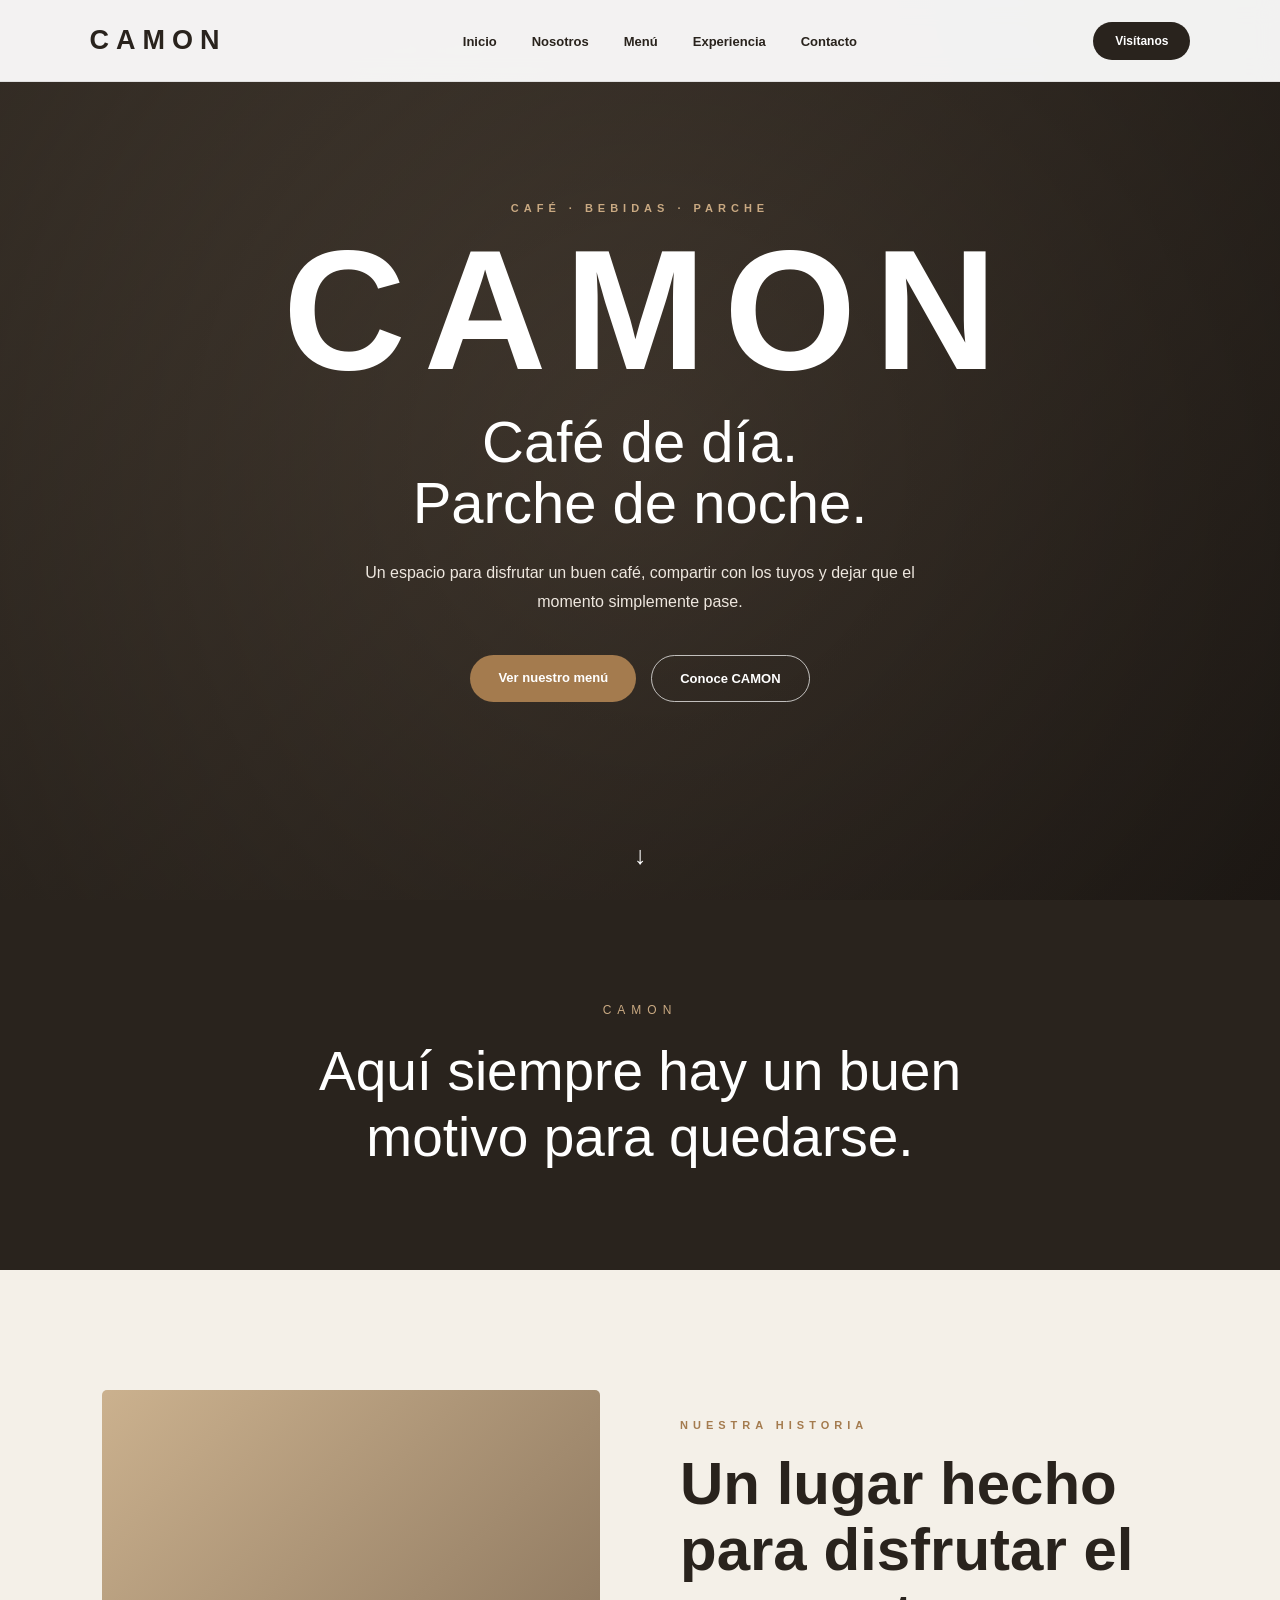
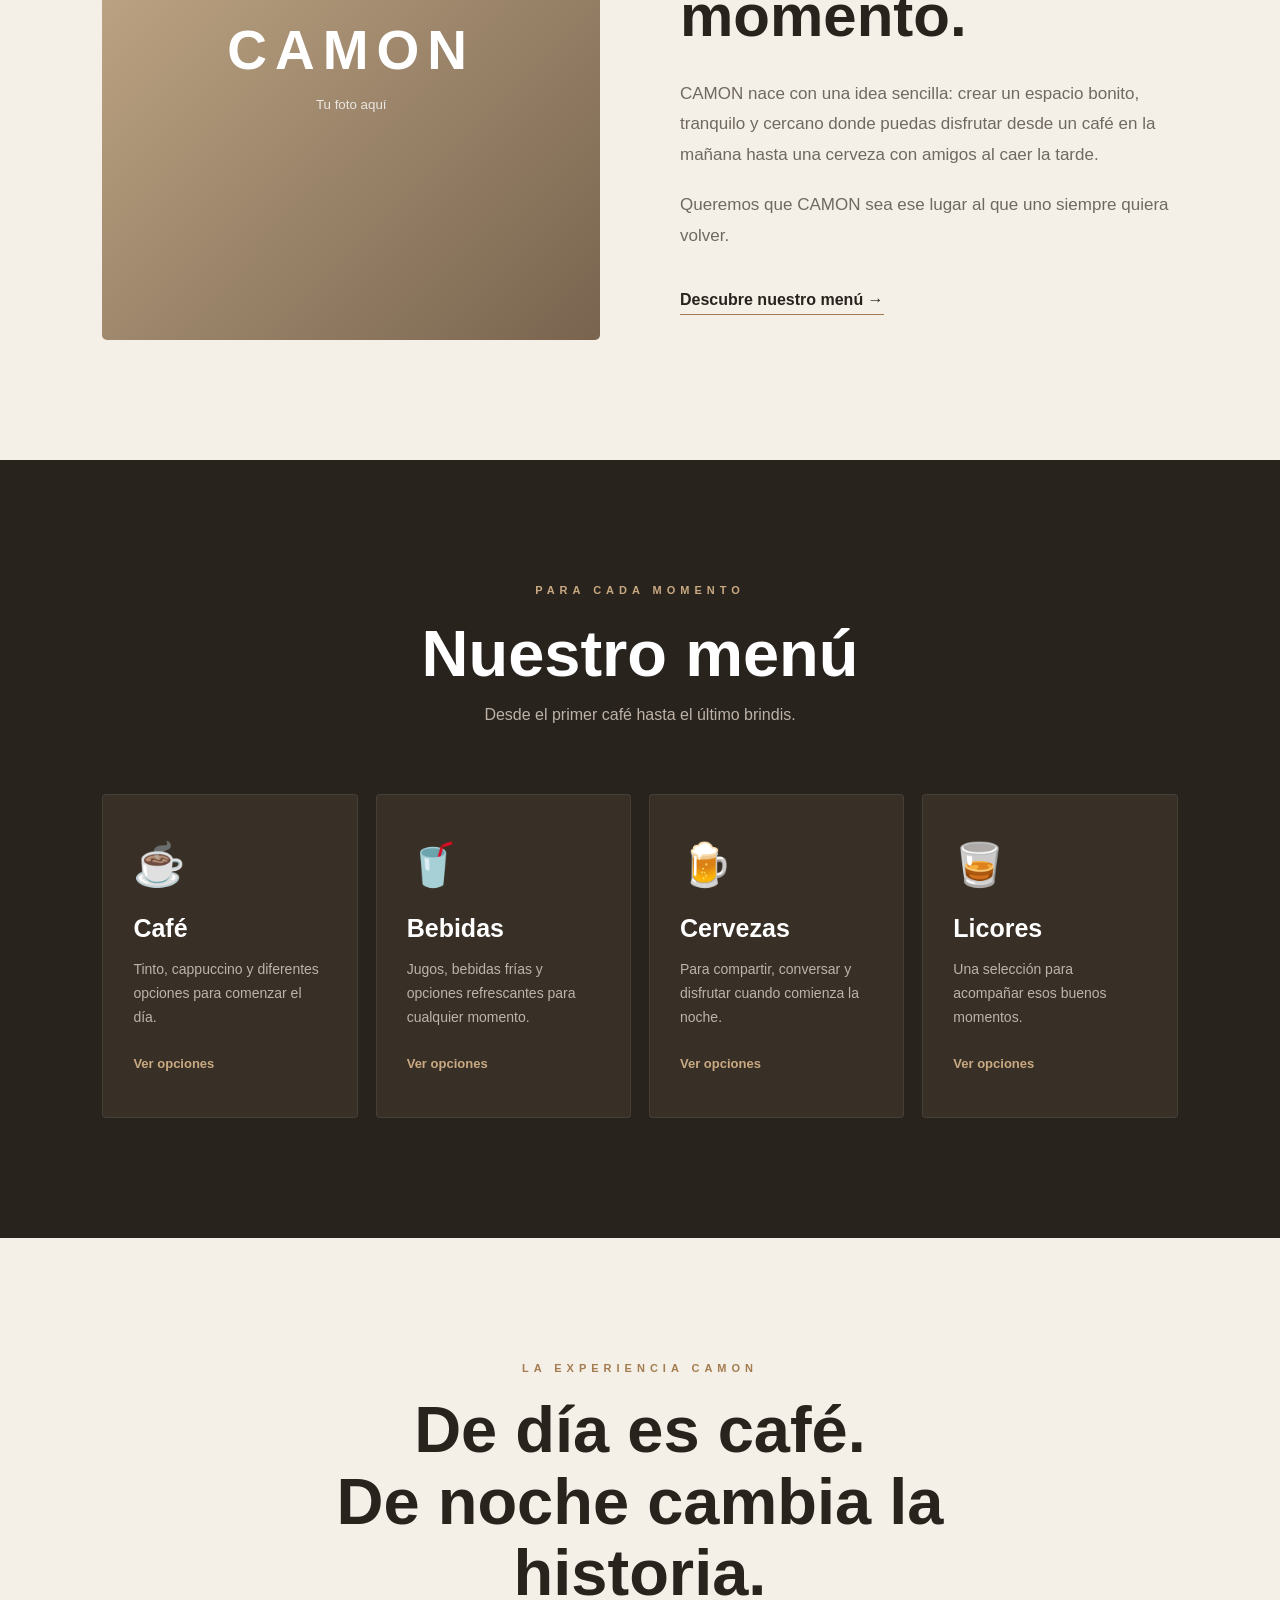
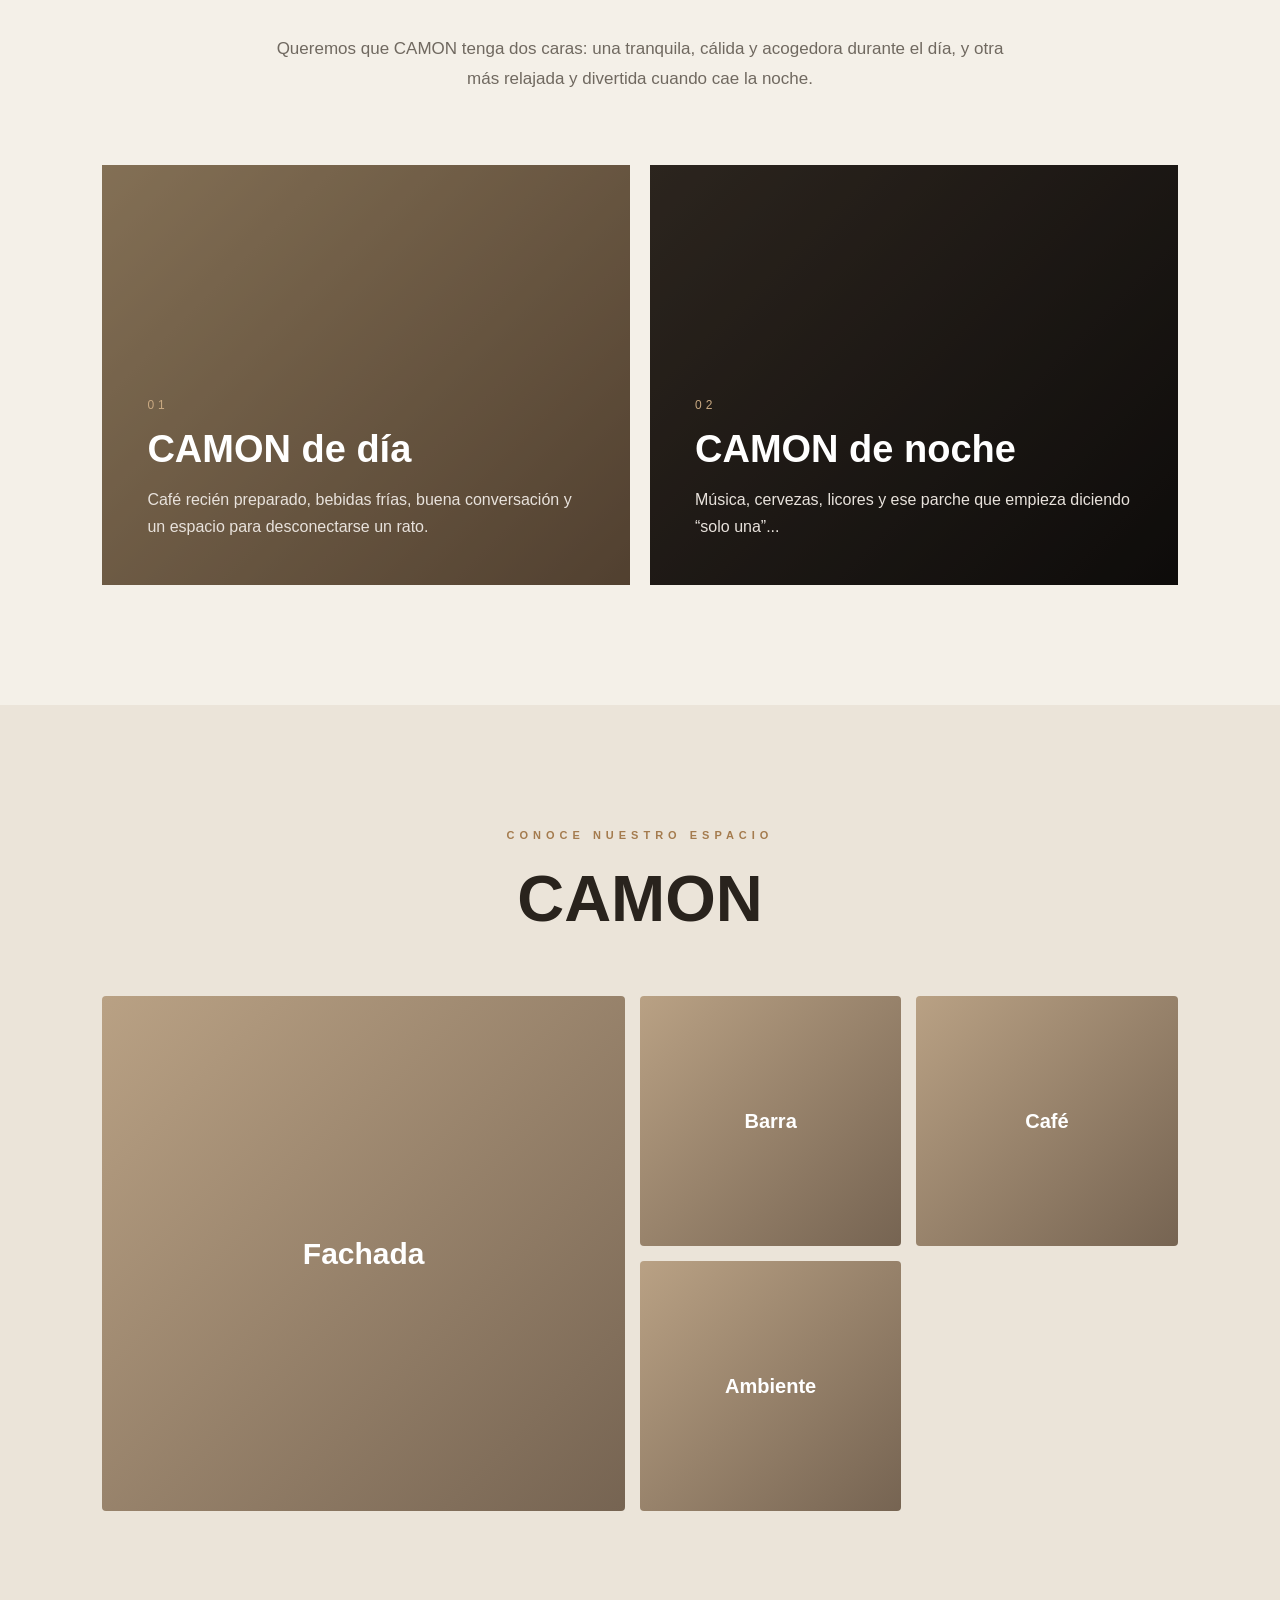
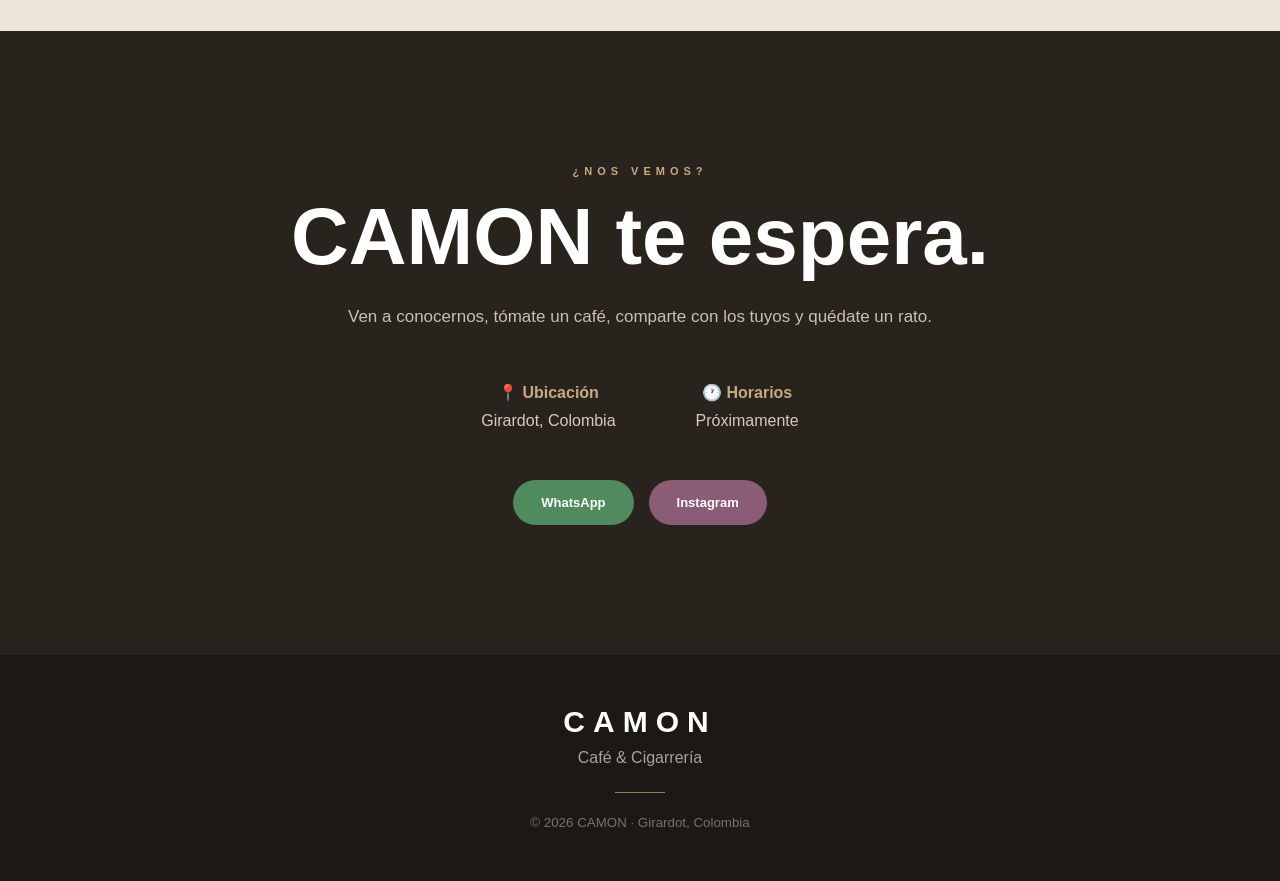
<file: index.html>
<!DOCTYPE html>
<html lang="es">

<head>
    <meta charset="UTF-8">
    <meta name="viewport" content="width=device-width, initial-scale=1.0">

    <title>CAMON | Café & Cigarrería</title>

    <meta name="description"
        content="CAMON Café & Cigarrería. Café, bebidas, cervezas, licores y buenos momentos en Girardot.">

    <link rel="stylesheet" href="css/estilos.css">
</head>

<body>

    <!-- =========================
         NAVEGACIÓN
    ========================== -->

    <header class="header">

        <nav class="navbar">

            <a href="#inicio" class="logo">
                CAMON
            </a>

            <ul class="menu">

                <li>
                    <a href="#inicio">Inicio</a>
                </li>

                <li>
                    <a href="#nosotros">Nosotros</a>
                </li>

                <li>
                    <a href="#menu">Menú</a>
                </li>

                <li>
                    <a href="#experiencia">Experiencia</a>
                </li>

                <li>
                    <a href="#contacto">Contacto</a>
                </li>

            </ul>

            <a href="#contacto" class="nav-boton">
                Visítanos
            </a>

        </nav>

    </header>


    <!-- =========================
         HERO
    ========================== -->

    <main>

        <section id="inicio" class="hero">

            <div class="hero-overlay"></div>

            <div class="hero-contenido">

                <span class="eyebrow">
                    CAFÉ · BEBIDAS · PARCHE
                </span>

                <h1>
                    CAMON
                </h1>

                <h2>
                    Café de día.<br>
                    Parche de noche.
                </h2>

                <p>
                    Un espacio para disfrutar un buen café,
                    compartir con los tuyos y dejar que el momento
                    simplemente pase.
                </p>

                <div class="hero-botones">

                    <a href="#menu" class="btn btn-principal">
                        Ver nuestro menú
                    </a>

                    <a href="#contacto" class="btn btn-outline">
                        Conoce CAMON
                    </a>

                </div>

            </div>

            <div class="hero-scroll">
                ↓
            </div>

        </section>


        <!-- =========================
             FRASE
        ========================== -->

        <section class="frase">

            <div class="frase-contenido">

                <span>CAMON</span>

                <h2>
                    Aquí siempre hay un buen
                    motivo para quedarse.
                </h2>

            </div>

        </section>


        <!-- =========================
             NOSOTROS
        ========================== -->

        <section id="nosotros" class="nosotros">

            <div class="nosotros-imagen">

                <div class="imagen-placeholder">
                    <span>CAMON</span>
                    <small>Tu foto aquí</small>
                </div>

            </div>

            <div class="nosotros-texto">

                <span class="eyebrow oscuro">
                    NUESTRA HISTORIA
                </span>

                <h2>
                    Un lugar hecho para
                    disfrutar el momento.
                </h2>

                <p>
                    CAMON nace con una idea sencilla:
                    crear un espacio bonito, tranquilo y cercano
                    donde puedas disfrutar desde un café en la mañana
                    hasta una cerveza con amigos al caer la tarde.
                </p>

                <p>
                    Queremos que CAMON sea ese lugar al que uno
                    siempre quiera volver.
                </p>

                <a href="#menu" class="link">
                    Descubre nuestro menú →
                </a>

            </div>

        </section>


        <!-- =========================
             MENÚ
        ========================== -->

        <section id="menu" class="menu-seccion">

            <div class="seccion-titulo">

                <span class="eyebrow">
                    PARA CADA MOMENTO
                </span>

                <h2>
                    Nuestro menú
                </h2>

                <p>
                    Desde el primer café hasta el último brindis.
                </p>

            </div>


            <div class="menu-grid">

                <!-- CAFÉ -->

                <article class="menu-card">

                    <div class="menu-icon">
                        ☕
                    </div>

                    <h3>
                        Café
                    </h3>

                    <p>
                        Tinto, cappuccino y diferentes opciones
                        para comenzar el día.
                    </p>

                    <a href="#" class="menu-link">
                        Ver opciones
                    </a>

                </article>


                <!-- BEBIDAS -->

                <article class="menu-card">

                    <div class="menu-icon">
                        🥤
                    </div>

                    <h3>
                        Bebidas
                    </h3>

                    <p>
                        Jugos, bebidas frías y opciones
                        refrescantes para cualquier momento.
                    </p>

                    <a href="#" class="menu-link">
                        Ver opciones
                    </a>

                </article>


                <!-- CERVEZAS -->

                <article class="menu-card">

                    <div class="menu-icon">
                        🍺
                    </div>

                    <h3>
                        Cervezas
                    </h3>

                    <p>
                        Para compartir, conversar y disfrutar
                        cuando comienza la noche.
                    </p>

                    <a href="#" class="menu-link">
                        Ver opciones
                    </a>

                </article>


                <!-- LICORES -->

                <article class="menu-card">

                    <div class="menu-icon">
                        🥃
                    </div>

                    <h3>
                        Licores
                    </h3>

                    <p>
                        Una selección para acompañar
                        esos buenos momentos.
                    </p>

                    <a href="#" class="menu-link">
                        Ver opciones
                    </a>

                </article>

            </div>

        </section>


        <!-- =========================
             EXPERIENCIA
        ========================== -->

        <section id="experiencia" class="experiencia">

            <div class="experiencia-contenido">

                <span class="eyebrow oscuro">
                    LA EXPERIENCIA CAMON
                </span>

                <h2>
                    De día es café.
                    <br>
                    De noche cambia la historia.
                </h2>

                <p>
                    Queremos que CAMON tenga dos caras:
                    una tranquila, cálida y acogedora durante el día,
                    y otra más relajada y divertida cuando cae la noche.
                </p>

            </div>


            <div class="experiencia-grid">

                <div class="experiencia-card dia">

                    <div>

                        <span class="numero">
                            01
                        </span>

                        <h3>
                            CAMON de día
                        </h3>

                        <p>
                            Café recién preparado, bebidas frías,
                            buena conversación y un espacio para
                            desconectarse un rato.
                        </p>

                    </div>

                </div>


                <div class="experiencia-card noche">

                    <div>

                        <span class="numero">
                            02
                        </span>

                        <h3>
                            CAMON de noche
                        </h3>

                        <p>
                            Música, cervezas, licores y ese parche
                            que empieza diciendo “solo una”...
                        </p>

                    </div>

                </div>

            </div>

        </section>


        <!-- =========================
             GALERÍA
        ========================== -->

        <section class="galeria">

            <div class="seccion-titulo">

                <span class="eyebrow oscuro">
                    CONOCE NUESTRO ESPACIO
                </span>

                <h2>
                    CAMON
                </h2>

            </div>


            <div class="galeria-grid">

                <div class="galeria-item grande">
                    <span>Fachada</span>
                </div>

                <div class="galeria-item">
                    <span>Barra</span>
                </div>

                <div class="galeria-item">
                    <span>Café</span>
                </div>

                <div class="galeria-item">
                    <span>Ambiente</span>
                </div>

            </div>

        </section>


        <!-- =========================
             CONTACTO
        ========================== -->

        <section id="contacto" class="contacto">

            <div class="contacto-contenido">

                <span class="eyebrow">
                    ¿NOS VEMOS?
                </span>

                <h2>
                    CAMON te espera.
                </h2>

                <p>
                    Ven a conocernos, tómate un café,
                    comparte con los tuyos y quédate un rato.
                </p>


                <div class="contacto-datos">

                    <div>
                        <strong>
                            📍 Ubicación
                        </strong>

                        <span>
                            Girardot, Colombia
                        </span>
                    </div>


                    <div>
                        <strong>
                            🕐 Horarios
                        </strong>

                        <span>
                            Próximamente
                        </span>
                    </div>

                </div>


                <div class="contacto-botones">

                    <a href="https://wa.me/573144465418"
                     class="btn btn-whatsapp"
                        target="_blank">
                        WhatsApp
                    </a>

                    <a href="#" class="btn btn-instagram">
                        Instagram
                    </a>

                </div>

            </div>

        </section>

    </main>


    <!-- =========================
         FOOTER
    ========================== -->

    <footer>

        <div class="footer-logo">
            CAMON
        </div>

        <p>
            Café & Cigarrería
        </p>

        <div class="footer-line"></div>

        <small>
            © 2026 CAMON · Girardot, Colombia
        </small>

    </footer>


</body>

</html>
</file>
<file: css/estilos.css>
/* ========================================
   CAMON
   Café & Cigarrería
======================================== */


/* RESET */

* {
    margin: 0;
    padding: 0;
    box-sizing: border-box;
}

html {
    scroll-behavior: smooth;
}

body {
    font-family: Arial, Helvetica, sans-serif;
    background: #f4f0e8;
    color: #29231d;
}

a {
    text-decoration: none;
}


/* ========================================
   VARIABLES
======================================== */

:root {

    --crema: #f4f0e8;
    --blanco: #ffffff;
    --cafe: #29231d;
    --cafe-claro: #4b4035;
    --madera: #a47b4e;
    --madera-clara: #c9a982;
    --gris: #706960;

}


/* ========================================
   NAVBAR
======================================== */

.header {
    position: fixed;
    top: 0;
    left: 0;

    width: 100%;

    z-index: 1000;
}

.navbar {

    height: 82px;

    padding: 0 7%;

    display: flex;
    align-items: center;
    justify-content: space-between;

    background: rgba(255, 255, 255, 0.94);

    backdrop-filter: blur(12px);

    border-bottom: 1px solid rgba(0, 0, 0, 0.08);
}


.logo {

    font-size: 27px;

    letter-spacing: 7px;

    font-weight: 800;

    color: var(--cafe);
}


.menu {

    list-style: none;

    display: flex;

    gap: 35px;
}


.menu a {

    font-size: 13px;

    font-weight: 600;

    color: var(--cafe);

    transition: 0.3s;
}


.menu a:hover {

    color: var(--madera);
}


.nav-boton {

    padding: 12px 22px;

    border-radius: 30px;

    background: var(--cafe);

    color: white;

    font-size: 12px;

    font-weight: bold;

    transition: 0.3s;
}


.nav-boton:hover {

    background: var(--madera);

}


/* ========================================
   HERO
======================================== */

.hero {

    height: 100vh;

    min-height: 700px;

    position: relative;

    display: flex;

    align-items: center;

    justify-content: center;

    text-align: center;

    overflow: hidden;

    background:
        linear-gradient(
            rgba(30, 25, 21, 0.72),
            rgba(30, 25, 21, 0.72)
        ),
        linear-gradient(
            135deg,
            #c7ad8e,
            #493d32
        );
}


.hero-overlay {

    position: absolute;

    inset: 0;

    background:
        radial-gradient(
            circle at center,
            transparent,
            rgba(0,0,0,0.35)
        );

}


.hero-contenido {

    position: relative;

    z-index: 2;

    max-width: 850px;

    padding: 30px;

    color: white;
}


.eyebrow {

    display: inline-block;

    margin-bottom: 20px;

    font-size: 11px;

    font-weight: 700;

    letter-spacing: 5px;

    color: var(--madera-clara);
}


.hero h1 {

    font-size: clamp(75px, 14vw, 170px);

    letter-spacing: 18px;

    line-height: 0.9;

    margin-left: 18px;

    margin-bottom: 25px;

    font-weight: 800;
}


.hero h2 {

    font-size: clamp(30px, 5vw, 58px);

    line-height: 1.05;

    font-weight: 400;

    margin-bottom: 25px;
}


.hero p {

    max-width: 600px;

    margin: auto;

    line-height: 1.8;

    font-size: 16px;

    color: #eee7df;
}


.hero-botones {

    margin-top: 38px;

    display: flex;

    justify-content: center;

    gap: 15px;

    flex-wrap: wrap;
}


.btn {

    display: inline-block;

    padding: 15px 28px;

    border-radius: 40px;

    font-size: 13px;

    font-weight: bold;

    transition: 0.3s;
}


.btn-principal {

    background: var(--madera);

    color: white;
}


.btn-principal:hover {

    transform: translateY(-3px);

    background: #8e683f;
}


.btn-outline {

    border: 1px solid rgba(255,255,255,0.7);

    color: white;
}


.btn-outline:hover {

    background: white;

    color: var(--cafe);
}


.hero-scroll {

    position: absolute;

    bottom: 30px;

    left: 50%;

    transform: translateX(-50%);

    font-size: 25px;

    color: white;

    animation: bajar 1.5s infinite;
}


@keyframes bajar {

    0%,100% {
        transform: translate(-50%,0);
    }

    50% {
        transform: translate(-50%,8px);
    }

}


/* ========================================
   FRASE
======================================== */

.frase {

    padding: 100px 20px;

    text-align: center;

    background: var(--cafe);

    color: white;
}


.frase-contenido {

    max-width: 800px;

    margin: auto;
}


.frase span {

    font-size: 12px;

    letter-spacing: 6px;

    color: var(--madera-clara);
}


.frase h2 {

    margin-top: 20px;

    font-size: clamp(30px,5vw,55px);

    font-weight: 400;

    line-height: 1.2;
}


/* ========================================
   NOSOTROS
======================================== */

.nosotros {

    min-height: 750px;

    padding: 120px 8%;

    display: grid;

    grid-template-columns: 1fr 1fr;

    gap: 80px;

    align-items: center;

    background: var(--crema);
}


.nosotros-imagen {

    min-height: 550px;
}


.imagen-placeholder {

    height: 100%;

    min-height: 550px;

    border-radius: 5px;

    display: flex;

    flex-direction: column;

    align-items: center;

    justify-content: center;

    background:
        linear-gradient(
            135deg,
            #cbb18e,
            #78644f
        );

    color: white;

    text-align: center;
}


.imagen-placeholder span {

    font-size: 55px;

    font-weight: bold;

    letter-spacing: 8px;
}


.imagen-placeholder small {

    margin-top: 15px;

    opacity: 0.8;
}


.nosotros-texto {

    max-width: 600px;
}


.oscuro {

    color: var(--madera);
}


.nosotros h2 {

    font-size: clamp(38px,5vw,60px);

    line-height: 1.1;

    margin-bottom: 30px;
}


.nosotros p {

    font-size: 17px;

    line-height: 1.8;

    color: var(--gris);

    margin-bottom: 20px;
}


.link {

    display: inline-block;

    margin-top: 20px;

    color: var(--cafe);

    font-weight: bold;

    border-bottom: 1px solid var(--madera);

    padding-bottom: 5px;
}


/* ========================================
   MENÚ
======================================== */

.menu-seccion {

    padding: 120px 8%;

    background: var(--cafe);

    color: white;
}


.seccion-titulo {

    text-align: center;

    max-width: 700px;

    margin: auto;
}


.seccion-titulo h2 {

    font-size: clamp(40px,6vw,65px);

    margin-bottom: 15px;
}


.seccion-titulo p {

    color: #bcb2a8;

    font-size: 16px;
}


.menu-grid {

    max-width: 1200px;

    margin: 70px auto 0;

    display: grid;

    grid-template-columns: repeat(4,1fr);

    gap: 18px;
}


.menu-card {

    padding: 45px 30px;

    background: #383027;

    border: 1px solid rgba(255,255,255,0.07);

    border-radius: 4px;

    transition: 0.3s;
}


.menu-card:hover {

    transform: translateY(-8px);

    background: #433930;
}


.menu-icon {

    font-size: 42px;

    margin-bottom: 25px;
}


.menu-card h3 {

    font-size: 25px;

    margin-bottom: 15px;
}


.menu-card p {

    color: #bcb3a9;

    line-height: 1.7;

    font-size: 14px;

    margin-bottom: 25px;
}


.menu-link {

    color: var(--madera-clara);

    font-size: 13px;

    font-weight: bold;
}


/* ========================================
   EXPERIENCIA
======================================== */

.experiencia {

    padding: 120px 8%;

    background: var(--crema);
}


.experiencia-contenido {

    max-width: 750px;

    margin: auto;

    text-align: center;
}


.experiencia h2 {

    font-size: clamp(38px,6vw,65px);

    line-height: 1.1;

    margin-bottom: 25px;
}


.experiencia-contenido p {

    color: var(--gris);

    line-height: 1.8;

    font-size: 17px;
}


.experiencia-grid {

    max-width: 1200px;

    margin: 70px auto 0;

    display: grid;

    grid-template-columns: 1fr 1fr;

    gap: 20px;
}


.experiencia-card {

    min-height: 420px;

    padding: 45px;

    display: flex;

    align-items: flex-end;

    position: relative;

    overflow: hidden;

    color: white;
}


.experiencia-card::before {

    content: "";

    position: absolute;

    inset: 0;

    background: rgba(0,0,0,0.35);
}


.experiencia-card > div {

    position: relative;

    z-index: 2;

}


.dia {

    background:
        linear-gradient(
            135deg,
            #c9ab82,
            #7c6249
        );
}


.noche {

    background:
        linear-gradient(
            135deg,
            #43382e,
            #151210
        );
}


.numero {

    font-size: 12px;

    letter-spacing: 4px;

    color: var(--madera-clara);
}


.experiencia-card h3 {

    font-size: 38px;

    margin: 15px 0;
}


.experiencia-card p {

    line-height: 1.7;

    color: #e8e2dc;

    max-width: 450px;
}


/* ========================================
   GALERÍA
======================================== */

.galeria {

    padding: 120px 8%;

    background: #ebe4d9;
}


.galeria-grid {

    max-width: 1200px;

    margin: 60px auto 0;

    display: grid;

    grid-template-columns: 2fr 1fr 1fr;

    grid-template-rows: 250px 250px;

    gap: 15px;
}


.galeria-item {

    display: flex;

    align-items: center;

    justify-content: center;

    border-radius: 4px;

    background:
        linear-gradient(
            135deg,
            #b9a184,
            #766452
        );

    color: white;

    font-weight: bold;

    font-size: 20px;

    transition: 0.3s;
}


.galeria-item:hover {

    transform: scale(1.01);
}


.galeria-item.grande {

    grid-row: span 2;

    font-size: 30px;
}


/* ========================================
   CONTACTO
======================================== */

.contacto {

    padding: 130px 20px;

    background: var(--cafe);

    color: white;

    text-align: center;
}


.contacto-contenido {

    max-width: 800px;

    margin: auto;
}


.contacto h2 {

    font-size: clamp(45px,7vw,80px);

    line-height: 1;

    margin-bottom: 25px;
}


.contacto p {

    max-width: 600px;

    margin: auto;

    color: #c8c0b7;

    line-height: 1.8;

    font-size: 17px;
}


.contacto-datos {

    margin: 50px auto;

    display: flex;

    justify-content: center;

    gap: 80px;

    flex-wrap: wrap;
}


.contacto-datos div {

    display: flex;

    flex-direction: column;

    gap: 10px;
}


.contacto-datos strong {

    color: var(--madera-clara);
}


.contacto-datos span {

    color: #d2cbc4;
}


.contacto-botones {

    display: flex;

    justify-content: center;

    gap: 15px;

    flex-wrap: wrap;
}


.btn-whatsapp {

    background: #4f8b5c;

    color: white;
}


.btn-instagram {

    background: #8b5c75;

    color: white;
}


/* ========================================
   FOOTER
======================================== */

footer {

    padding: 50px 20px;

    background: #1c1815;

    text-align: center;

    color: white;
}


.footer-logo {

    font-size: 30px;

    font-weight: bold;

    letter-spacing: 8px;

    margin-bottom: 10px;
}


footer p {

    color: #aaa29b;

    margin-bottom: 25px;
}


.footer-line {

    width: 50px;

    height: 1px;

    background: var(--madera);

    margin: auto auto 20px;
}


footer small {

    color: #77716b;
}


/* ========================================
   RESPONSIVE
======================================== */

@media (max-width: 900px) {

    .menu {

        gap: 15px;
    }

    .menu a {

        font-size: 11px;
    }

    .nav-boton {

        display: none;
    }

    .menu-grid {

        grid-template-columns: repeat(2,1fr);
    }

    .nosotros {

        grid-template-columns: 1fr;

        gap: 50px;
    }

    .nosotros-imagen {

        min-height: 400px;
    }

    .imagen-placeholder {

        min-height: 400px;
    }

}


@media (max-width: 600px) {

    .navbar {

        height: auto;

        padding: 18px 5%;

        flex-direction: column;

        gap: 15px;
    }

    .menu {

        flex-wrap: wrap;

        justify-content: center;

        gap: 12px;
    }

    .hero {

        min-height: 750px;

        padding-top: 150px;
    }

    .hero h1 {

        font-size: 70px;

        letter-spacing: 10px;

        margin-left: 10px;
    }

    .menu-grid {

        grid-template-columns: 1fr;
    }

    .experiencia-grid {

        grid-template-columns: 1fr;
    }

    .galeria-grid {

        grid-template-columns: 1fr;

        grid-template-rows: repeat(4,250px);
    }

    .galeria-item.grande {

        grid-row: auto;
    }

    .contacto-datos {

        gap: 35px;
    }

}
</file>
